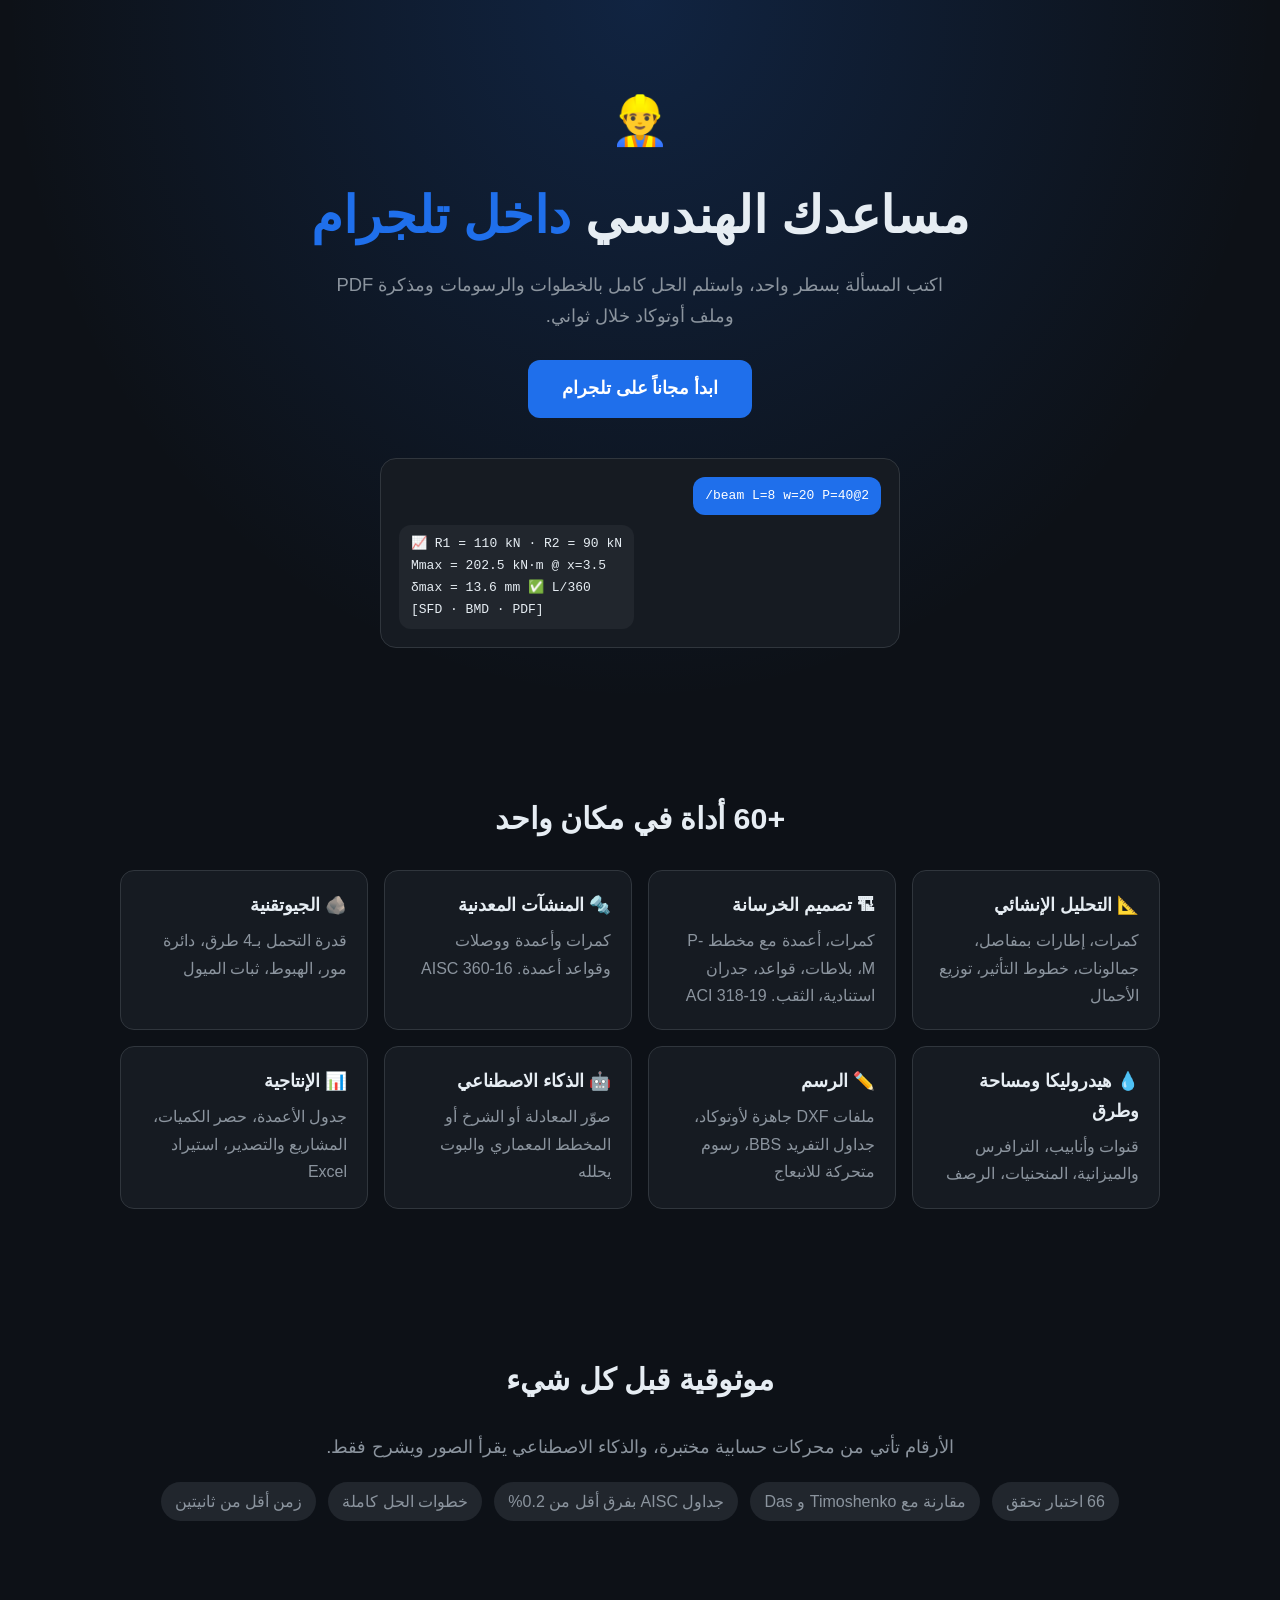
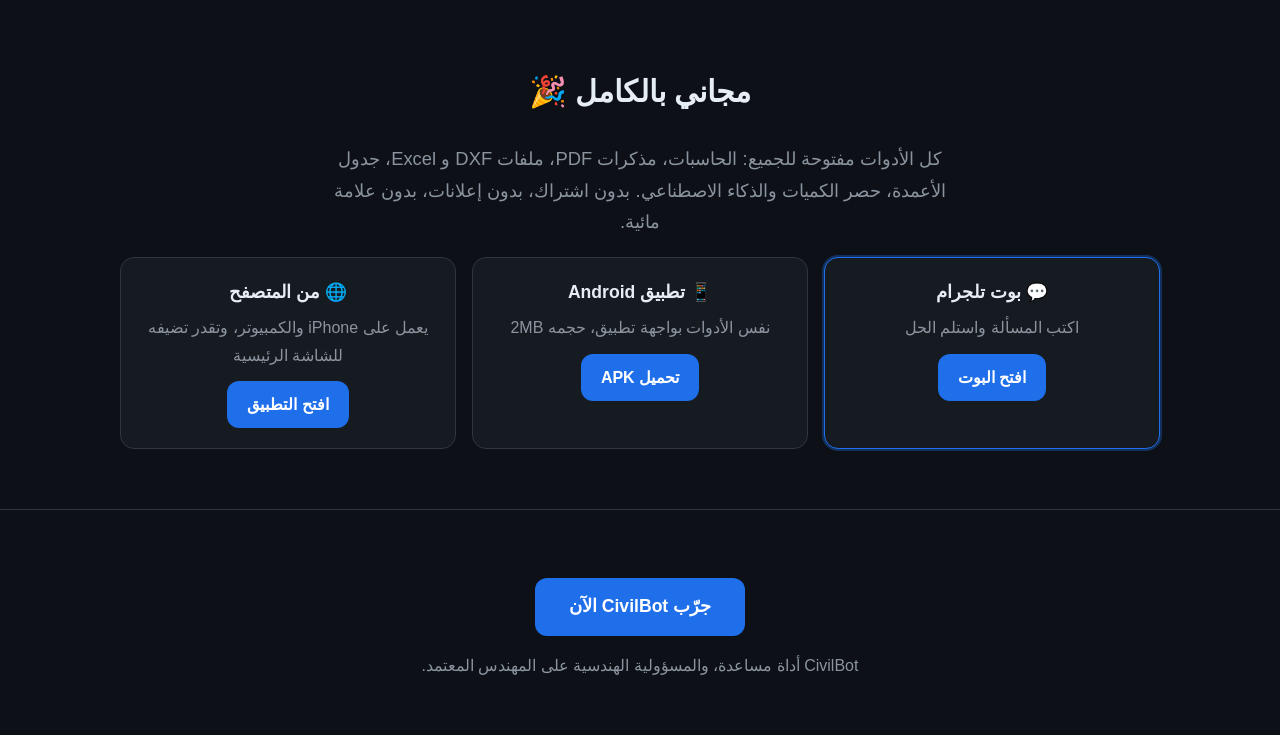
<file: docs/landing/index.html>
<!doctype html>
<html lang="ar" dir="rtl">
<head>
<meta charset="utf-8"><meta name="viewport" content="width=device-width,initial-scale=1">
<title>CivilBot | مساعد المهندس المدني على تلجرام</title>
<meta name="description" content="حاسبات إنشائية، رسم DXF، مذكرات PDF وذكاء اصطناعي للمهندس المدني والطالب داخل تلجرام">
<meta property="og:title" content="CivilBot 👷‍♂️ مساعد المهندس المدني">
<meta property="og:description" content="+60 أداة: القص والعزم، تصميم الخرسانة والحديد، التربة، المساحة، DXF">
<style>
:root{--b:#1f6feb;--d:#0d1117;--g:#8b949e;--c:#161b22}
*{box-sizing:border-box}body{margin:0;font-family:"Segoe UI",Tahoma,"Noto Sans Arabic",sans-serif;background:var(--d);color:#e6edf3;line-height:1.7}
.w{max-width:1080px;margin:auto;padding:0 20px}
header{padding:80px 0 60px;text-align:center;background:radial-gradient(ellipse at top,#1f6feb33,transparent 70%)}
h1{font-size:clamp(2rem,5vw,3.2rem);margin:.2em 0}h1 span{color:var(--b)}
.sub{color:var(--g);font-size:1.15rem;max-width:640px;margin:auto}
.cta{display:inline-block;margin-top:28px;background:var(--b);color:#fff;padding:14px 34px;border-radius:12px;text-decoration:none;font-weight:700;font-size:1.1rem}
.cta:hover{filter:brightness(1.15)}
.demo{margin:40px auto 0;max-width:520px;background:var(--c);border:1px solid #30363d;border-radius:16px;padding:18px;text-align:right;font-family:monospace;direction:ltr}
.demo .u{background:#1f6feb;color:#fff;padding:8px 12px;border-radius:12px;display:inline-block;float:right;clear:both}
.demo .r{background:#21262d;padding:8px 12px;border-radius:12px;display:inline-block;clear:both;float:left;margin-top:10px;text-align:left}
.demo:after{content:"";display:block;clear:both}
section{padding:60px 0}h2{text-align:center;font-size:1.9rem}
.grid{display:grid;grid-template-columns:repeat(auto-fit,minmax(230px,1fr));gap:16px}
.card{background:var(--c);border:1px solid #30363d;border-radius:14px;padding:20px}.card b{font-size:1.1rem}.card p{color:var(--g);margin:.4em 0 0}
.plans .card{text-align:center}.plans .price{font-size:1.8rem;font-weight:800;color:var(--b)}.plans .hot{border-color:var(--b);box-shadow:0 0 0 2px #1f6feb55}
.plans ul{list-style:none;padding:0;color:var(--g);text-align:right}.plans li:before{content:"✓ ";color:#3fb950}
.trust{display:flex;flex-wrap:wrap;gap:12px;justify-content:center}.trust span{background:#21262d;padding:6px 14px;border-radius:20px;color:var(--g)}
footer{text-align:center;color:var(--g);padding:40px 0;border-top:1px solid #30363d}
</style>
</head>
<body>
<header><div class="w">
<div style="font-size:3rem">👷‍♂️</div>
<h1>مساعدك الهندسي <span>داخل تلجرام</span></h1>
<p class="sub">اكتب المسألة بسطر واحد، واستلم الحل كامل بالخطوات والرسومات ومذكرة PDF وملف أوتوكاد خلال ثواني.</p>
<a class="cta" href="https://t.me/CivilBot?start=web">ابدأ مجاناً على تلجرام</a>
<div class="demo"><div class="u">/beam L=8 w=20 P=40@2</div><div class="r">📈 R1 = 110 kN · R2 = 90 kN<br>Mmax = 202.5 kN·m @ x=3.5<br>δmax = 13.6 mm ✅ L/360<br>[SFD · BMD · PDF]</div></div>
</div></header>

<section><div class="w"><h2>+60 أداة في مكان واحد</h2><div class="grid">
<div class="card"><b>📐 التحليل الإنشائي</b><p>كمرات، إطارات بمفاصل، جمالونات، خطوط التأثير، توزيع الأحمال</p></div>
<div class="card"><b>🏗 تصميم الخرسانة</b><p>كمرات، أعمدة مع مخطط P-M، بلاطات، قواعد، جدران استنادية، الثقب. ACI 318-19</p></div>
<div class="card"><b>🔩 المنشآت المعدنية</b><p>كمرات وأعمدة ووصلات وقواعد أعمدة. AISC 360-16</p></div>
<div class="card"><b>🪨 الجيوتقنية</b><p>قدرة التحمل بـ4 طرق، دائرة مور، الهبوط، ثبات الميول</p></div>
<div class="card"><b>💧 هيدروليكا ومساحة وطرق</b><p>قنوات وأنابيب، الترافرس والميزانية، المنحنيات، الرصف</p></div>
<div class="card"><b>✏️ الرسم</b><p>ملفات DXF جاهزة لأوتوكاد، جداول التفريد BBS، رسوم متحركة للانبعاج</p></div>
<div class="card"><b>🤖 الذكاء الاصطناعي</b><p>صوّر المعادلة أو الشرخ أو المخطط المعماري والبوت يحلله</p></div>
<div class="card"><b>📊 الإنتاجية</b><p>جدول الأعمدة، حصر الكميات، المشاريع والتصدير، استيراد Excel</p></div>
</div></div></section>

<section><div class="w"><h2>موثوقية قبل كل شيء</h2>
<p class="sub" style="text-align:center">الأرقام تأتي من محركات حسابية مختبرة، والذكاء الاصطناعي يقرأ الصور ويشرح فقط.</p>
<div class="trust" style="margin-top:20px"><span>66 اختبار تحقق</span><span>مقارنة مع Timoshenko و Das</span><span>جداول AISC بفرق أقل من 0.2%</span><span>خطوات الحل كاملة</span><span>زمن أقل من ثانيتين</span></div>
</div></section>

<section class="plans"><div class="w"><h2>مجاني بالكامل 🎉</h2>
<p class="sub" style="text-align:center">كل الأدوات مفتوحة للجميع: الحاسبات، مذكرات PDF، ملفات DXF و Excel، جدول الأعمدة، حصر الكميات والذكاء الاصطناعي. بدون اشتراك، بدون إعلانات، بدون علامة مائية.</p>
<div class="grid" style="margin-top:20px">
<div class="card hot"><b>💬 بوت تلجرام</b><p>اكتب المسألة واستلم الحل</p><a class="cta" style="margin-top:12px;font-size:1rem;padding:10px 20px" href="https://t.me/CivilBot?start=web">افتح البوت</a></div>
<div class="card"><b>📱 تطبيق Android</b><p>نفس الأدوات بواجهة تطبيق، حجمه 2MB</p><a class="cta" style="margin-top:12px;font-size:1rem;padding:10px 20px" href="https://github.com/YOUR_USER/civilbot/releases/latest/download/CivilBot.apk">تحميل APK</a></div>
<div class="card"><b>🌐 من المتصفح</b><p>يعمل على iPhone والكمبيوتر، وتقدر تضيفه للشاشة الرئيسية</p><a class="cta" style="margin-top:12px;font-size:1rem;padding:10px 20px" href="https://civilbot.duckdns.org/">افتح التطبيق</a></div>
</div></div></section>

<footer><a class="cta" href="https://t.me/CivilBot?start=web">جرّب CivilBot الآن</a><p>CivilBot أداة مساعدة، والمسؤولية الهندسية على المهندس المعتمد.</p></footer>
</body></html>
</file>
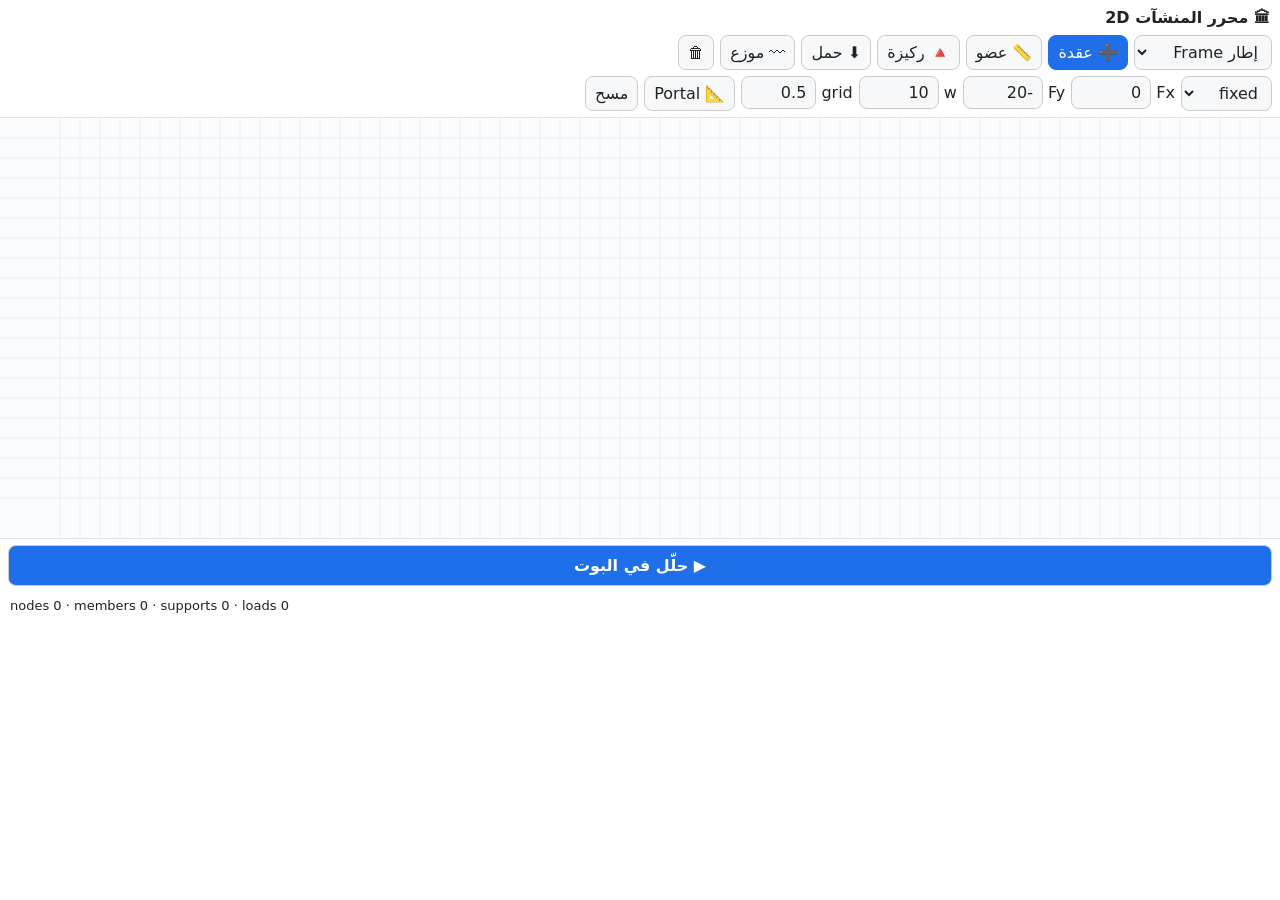
<file: civilbot/webapp/editor.html>
<!doctype html>
<html lang="ar" dir="rtl"><head><meta charset="utf-8"><meta name="viewport" content="width=device-width,initial-scale=1,maximum-scale=1">
<title>CivilBot — محرر الإطارات والجمالونات</title>
<script src="https://telegram.org/js/telegram-web-app.js"></script>
<style>
:root{--bg:var(--tg-theme-bg-color,#fff);--fg:var(--tg-theme-text-color,#222);--btn:var(--tg-theme-button-color,#1f6feb);--btnt:var(--tg-theme-button-text-color,#fff)}
body{margin:0;font-family:system-ui,'Noto Sans Arabic',sans-serif;background:var(--bg);color:var(--fg)}
header{padding:8px 10px;font-weight:700}
.bar{display:flex;flex-wrap:wrap;gap:6px;padding:0 8px 6px}
button,select,input{font:inherit;border-radius:8px;border:1px solid #ccc;padding:6px 9px;background:#f6f8fa;color:#222}
button.on{background:var(--btn);color:var(--btnt);border-color:var(--btn)}
#go{background:var(--btn);color:var(--btnt);font-weight:700;width:calc(100% - 16px);margin:6px 8px;padding:10px}
canvas{display:block;width:100%;touch-action:none;background:#fbfcfe;border-top:1px solid #e1e4e8;border-bottom:1px solid #e1e4e8}
#info{font-size:13px;padding:6px 10px;direction:ltr;text-align:left;white-space:pre-wrap}
</style></head><body>
<header>🏛 محرر المنشآت 2D</header>
<div class="bar">
 <select id="kind"><option value="frame">إطار Frame</option><option value="truss">جمالون Truss</option></select>
 <button data-m="node" class="on">➕ عقدة</button><button data-m="member">📏 عضو</button>
 <button data-m="support">🔺 ركيزة</button><button data-m="load">⬇️ حمل</button><button data-m="udl">〰 موزع</button><button data-m="del">🗑</button>
</div>
<div class="bar">
 <select id="sup"><option>fixed</option><option>pin</option><option>roller</option><option>rollerx</option></select>
 <label>Fx <input id="fx" type="number" value="0" style="width:60px"></label>
 <label>Fy <input id="fy" type="number" value="-20" style="width:60px"></label>
 <label>w <input id="w" type="number" value="10" style="width:60px"></label>
 <label>grid <input id="grid" type="number" value="0.5" step="0.25" style="width:55px"></label>
 <button id="tpl">📐 Portal</button><button id="clr">مسح</button>
</div>
<canvas id="cv" height="420"></canvas>
<button id="go">▶️ حلّل في البوت</button>
<div id="info"></div>
<script>
const tg=window.Telegram?.WebApp; tg?.ready(); tg?.expand();
const cv=document.getElementById('cv'),cx=cv.getContext('2d');let W,H,S=40,ox=60,oy=360;
let M={nodes:[],members:[],supports:{},loads:{},udl:{}};let mode='node',sel=null;
function resize(){W=cv.width=cv.clientWidth*devicePixelRatio;H=cv.height=420*devicePixelRatio;cx.setTransform(devicePixelRatio,0,0,devicePixelRatio,0,0);oy=380;draw()}
addEventListener('resize',resize);
document.querySelectorAll('[data-m]').forEach(b=>b.onclick=()=>{mode=b.dataset.m;sel=null;document.querySelectorAll('[data-m]').forEach(x=>x.classList.toggle('on',x===b));draw()});
const toW=(px,py)=>{const g=+grid.value||0.5;return[Math.round((px-ox)/S/g)*g,Math.round((oy-py)/S/g)*g]};
const toP=(x,y)=>[ox+x*S,oy-y*S];
function nearNode(px,py){let b=-1,d=18;M.nodes.forEach((n,i)=>{const[p,q]=toP(...n);const e=Math.hypot(p-px,q-py);if(e<d){d=e;b=i}});return b}
function nearMember(px,py){let b=-1,d=12;M.members.forEach(([i,j],k)=>{const[a,c]=toP(...M.nodes[i]),[e,f]=toP(...M.nodes[j]);const L=Math.hypot(e-a,f-c)||1;const t=Math.max(0,Math.min(1,((px-a)*(e-a)+(py-c)*(f-c))/L/L));const dd=Math.hypot(a+t*(e-a)-px,c+t*(f-c)-py);if(dd<d){d=dd;b=k}});return b}
cv.addEventListener('pointerdown',ev=>{const r=cv.getBoundingClientRect(),px=ev.clientX-r.left,py=ev.clientY-r.top;const n=nearNode(px,py);
 if(mode==='node'){if(n<0)M.nodes.push(toW(px,py))}
 else if(mode==='member'){if(n>=0){if(sel===null)sel=n;else if(sel!==n){M.members.push([sel,n]);sel=null}}}
 else if(mode==='support'){if(n>=0)M.supports[n]=sup.value}
 else if(mode==='load'){if(n>=0)M.loads[n]=[+fx.value,+fy.value]}
 else if(mode==='udl'){const k=nearMember(px,py);if(k>=0)M.udl[k]=+w.value}
 else if(mode==='del'){if(n>=0){delete M.supports[n];delete M.loads[n]}else{const k=nearMember(px,py);if(k>=0){M.members.splice(k,1);M.udl={}}}}
 draw()});
function arrow(x1,y1,x2,y2,c){cx.strokeStyle=cx.fillStyle=c;cx.lineWidth=2;cx.beginPath();cx.moveTo(x1,y1);cx.lineTo(x2,y2);cx.stroke();const a=Math.atan2(y2-y1,x2-x1);cx.beginPath();cx.moveTo(x2,y2);cx.lineTo(x2-9*Math.cos(a-.4),y2-9*Math.sin(a-.4));cx.lineTo(x2-9*Math.cos(a+.4),y2-9*Math.sin(a+.4));cx.fill()}
function draw(){cx.clearRect(0,0,W,H);const g=+grid.value||0.5;cx.strokeStyle='#eef1f5';cx.lineWidth=1;
 for(let x=0;ox+x*S<cv.clientWidth;x+=g){cx.beginPath();cx.moveTo(ox+x*S,0);cx.lineTo(ox+x*S,420);cx.stroke()}
 for(let y=0;oy-y*S>0;y+=g){cx.beginPath();cx.moveTo(0,oy-y*S);cx.lineTo(cv.clientWidth,oy-y*S);cx.stroke()}
 M.members.forEach(([i,j],k)=>{const[a,b]=toP(...M.nodes[i]),[c,d]=toP(...M.nodes[j]);cx.strokeStyle='#24292f';cx.lineWidth=4;cx.beginPath();cx.moveTo(a,b);cx.lineTo(c,d);cx.stroke();
  if(M.udl[k]){cx.fillStyle='#1f6feb';cx.font='12px sans-serif';for(let t=0;t<=1.001;t+=.2){const x=a+t*(c-a),y=b+t*(d-b);arrow(x,y-26,x,y-4,'#1f6feb')}cx.fillText('w='+M.udl[k],(a+c)/2,(b+d)/2-30)}
  cx.fillStyle='#6e7781';cx.font='11px sans-serif';cx.fillText('M'+(k+1),(a+c)/2+4,(b+d)/2+12)});
 M.nodes.forEach((n,i)=>{const[p,q]=toP(...n);cx.fillStyle=i===sel?'#d1242f':'#24292f';cx.beginPath();cx.arc(p,q,5,0,7);cx.fill();cx.font='12px sans-serif';cx.fillText(i+1,p+7,q-7);
  const s=M.supports[i];if(s){cx.strokeStyle='#2da44e';cx.lineWidth=2;cx.beginPath();if(s==='fixed'){cx.rect(p-12,q,24,7)}else{cx.moveTo(p,q);cx.lineTo(p-10,q+16);cx.lineTo(p+10,q+16);cx.closePath()}cx.stroke();cx.fillStyle='#2da44e';cx.fillText(s,p-14,q+30)}
  const L=M.loads[i];if(L){const m=Math.hypot(L[0],L[1])||1;arrow(p-L[0]/m*40,q+L[1]/m*40,p,q,'#d1242f');cx.fillStyle='#d1242f';cx.fillText(Math.round(m*10)/10+' kN',p-L[0]/m*44,q+L[1]/m*44)}});
 info.textContent=`nodes ${M.nodes.length} · members ${M.members.length} · supports ${Object.keys(M.supports).length} · loads ${Object.keys(M.loads).length}`}
tpl.onclick=()=>{M={nodes:[[0,0],[0,4],[6,4],[6,0]],members:[[0,1],[1,2],[2,3]],supports:{0:'fixed',3:'fixed'},loads:{1:[20,0]},udl:{1:15}};draw()};
clr.onclick=()=>{M={nodes:[],members:[],supports:{},loads:{},udl:{}};draw()};
go.onclick=()=>{if(M.members.length<1||!Object.keys(M.supports).length){alert('أضف أعضاء وركائز');return}
 const data=JSON.stringify({v:1,kind:kind.value,...M});if(tg&&tg.sendData){tg.sendData(data)}else{info.textContent=data}};
resize();
</script></body></html>
</file>
